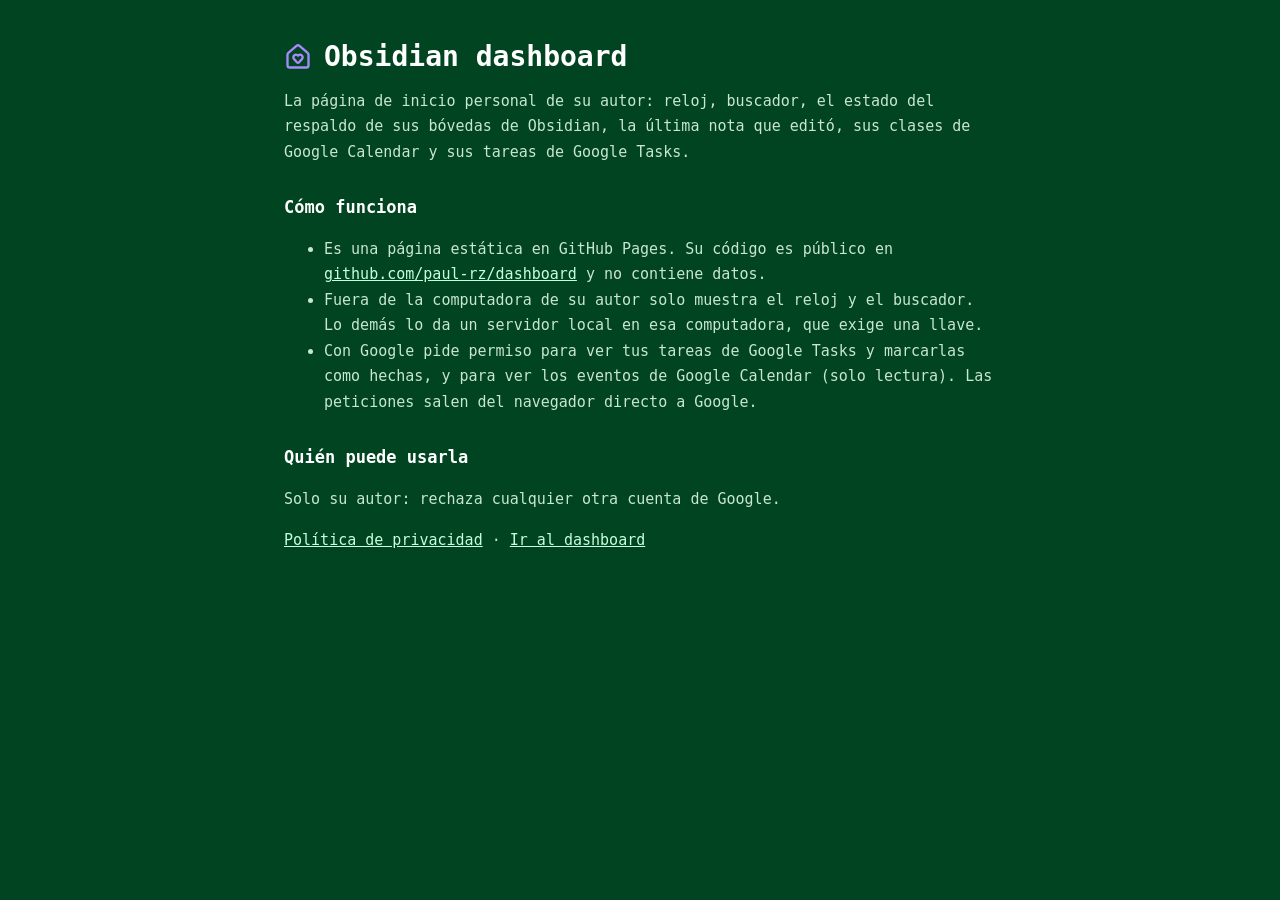
<file: acerca.html>
<!doctype html>
<html lang="es">
<head>
<meta charset="utf-8">
<meta name="viewport" content="width=device-width,initial-scale=1">
<meta http-equiv="Content-Security-Policy" content="default-src 'none'; style-src 'self' https://fonts.googleapis.com; font-src https://fonts.gstatic.com; img-src 'self'; base-uri 'none'">
<meta name="referrer" content="no-referrer">
<title>Obsidian dashboard</title>
<link rel="icon" href="favicon.svg?v=39acfc6c32" type="image/svg+xml">
<link rel="stylesheet" href="https://fonts.googleapis.com/css2?family=Atkinson+Hyperlegible+Mono:wght@400;500;600;700&display=swap">
<link rel="stylesheet" href="estilo.css?v=fdbf1d5c1c">
</head>
<body>
<main class="texto">
  <h1><img src="favicon.svg?v=39acfc6c32" alt="">Obsidian dashboard</h1>
  <p>La página de inicio personal de su autor: reloj, buscador, el estado del respaldo de sus bóvedas de
  Obsidian, la última nota que editó, sus clases de Google Calendar y sus tareas de Google Tasks.</p>

  <h2>Cómo funciona</h2>
  <ul>
    <li>Es una página estática en GitHub Pages. Su código es público en
      <a href="https://github.com/paul-rz/dashboard">github.com/paul-rz/dashboard</a> y no contiene datos.</li>
    <li>Fuera de la computadora de su autor solo muestra el reloj y el buscador. Lo demás lo da un servidor
      local en esa computadora, que exige una llave.</li>
    <li>Con Google pide permiso para ver tus tareas de Google Tasks y marcarlas como hechas, y para ver los
      eventos de Google Calendar (solo lectura). Las peticiones salen del navegador directo a Google.</li>
  </ul>

  <h2>Quién puede usarla</h2>
  <p>Solo su autor: rechaza cualquier otra cuenta de Google.</p>

  <p><a href="privacidad.html">Política de privacidad</a> · <a href="./">Ir al dashboard</a></p>
</main>
</body>
</html>
</file>
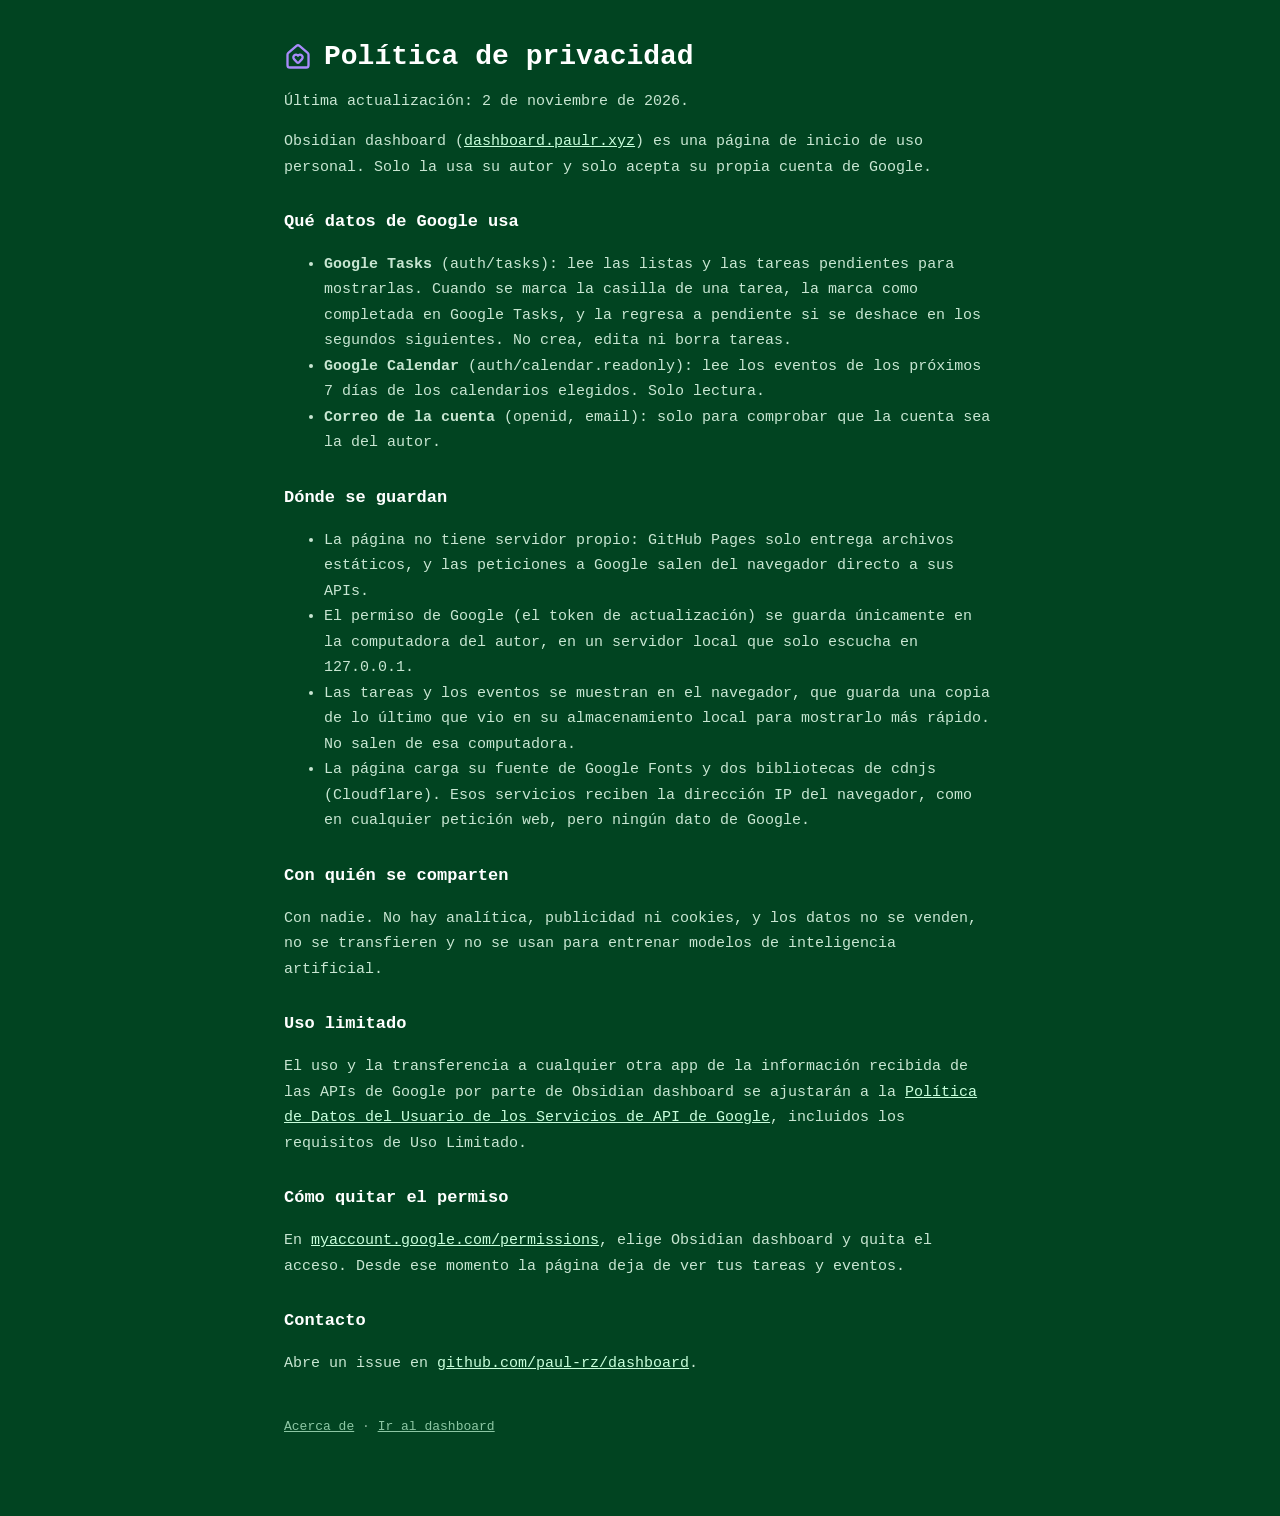
<file: privacidad.html>
<!doctype html>
<html lang="es">
<head>
<meta charset="utf-8">
<meta name="viewport" content="width=device-width,initial-scale=1">
<meta http-equiv="Content-Security-Policy" content="default-src 'none'; style-src 'self' https://fonts.googleapis.com; font-src https://fonts.gstatic.com; img-src 'self'; base-uri 'none'">
<meta name="referrer" content="no-referrer">
<title>Privacidad · Obsidian dashboard</title>
<link rel="icon" href="favicon.svg?v=39acfc6c32" type="image/svg+xml">
<link rel="stylesheet" href="https://fonts.googleapis.com/css2?family=Atkinson+Hyperlegible+Mono:wght@400;500;600;700&display=swap">
<link rel="stylesheet" href="estilo.css?v=fdbf1d5c1c">
</head>
<body>
<main class="texto">
  <h1><img src="favicon.svg?v=39acfc6c32" alt="">Política de privacidad</h1>
  <p>Última actualización: 2 de noviembre de 2026.</p>
  <p>Obsidian dashboard (<a href="https://dashboard.paulr.xyz">dashboard.paulr.xyz</a>) es una página de inicio
  de uso personal. Solo la usa su autor y solo acepta su propia cuenta de Google.</p>

  <h2>Qué datos de Google usa</h2>
  <ul>
    <li><b>Google Tasks</b> (<code>auth/tasks</code>): lee las listas y las tareas pendientes para mostrarlas.
      Cuando se marca la casilla de una tarea, la marca como completada en Google Tasks, y la regresa a
      pendiente si se deshace en los segundos siguientes. No crea, edita ni borra tareas.</li>
    <li><b>Google Calendar</b> (<code>auth/calendar.readonly</code>): lee los eventos de los próximos 7 días de
      los calendarios elegidos. Solo lectura.</li>
    <li><b>Correo de la cuenta</b> (<code>openid</code>, <code>email</code>): solo para comprobar que la cuenta
      sea la del autor.</li>
  </ul>

  <h2>Dónde se guardan</h2>
  <ul>
    <li>La página no tiene servidor propio: GitHub Pages solo entrega archivos estáticos, y las peticiones a
      Google salen del navegador directo a sus APIs.</li>
    <li>El permiso de Google (el token de actualización) se guarda únicamente en la computadora del autor,
      en un servidor local que solo escucha en 127.0.0.1.</li>
    <li>Las tareas y los eventos se muestran en el navegador, que guarda una copia de lo último que vio en
      su almacenamiento local para mostrarlo más rápido. No salen de esa computadora.</li>
    <li>La página carga su fuente de Google Fonts y dos bibliotecas de cdnjs (Cloudflare). Esos servicios
      reciben la dirección IP del navegador, como en cualquier petición web, pero ningún dato de Google.</li>
  </ul>

  <h2>Con quién se comparten</h2>
  <p>Con nadie. No hay analítica, publicidad ni cookies, y los datos no se venden, no se transfieren y no se
  usan para entrenar modelos de inteligencia artificial.</p>

  <h2>Uso limitado</h2>
  <p>El uso y la transferencia a cualquier otra app de la información recibida de las APIs de Google por parte
  de Obsidian dashboard se ajustarán a la
  <a href="https://developers.google.com/terms/api-services-user-data-policy">Política de Datos del Usuario de
  los Servicios de API de Google</a>, incluidos los requisitos de Uso Limitado.</p>

  <h2>Cómo quitar el permiso</h2>
  <p>En <a href="https://myaccount.google.com/permissions">myaccount.google.com/permissions</a>, elige Obsidian
  dashboard y quita el acceso. Desde ese momento la página deja de ver tus tareas y eventos.</p>

  <h2>Contacto</h2>
  <p>Abre un issue en <a href="https://github.com/paul-rz/dashboard/issues">github.com/paul-rz/dashboard</a>.</p>

  <p class="pie"><a href="acerca.html">Acerca de</a> · <a href="./">Ir al dashboard</a></p>
</main>
</body>
</html>
</file>
<file: estilo.css>
/* Atkinson Hyperlegible Mono está instalada en ~/Library/Fonts; Medium y SemiBold
   vienen como familias aparte, así que se juntan aquí por nombre PostScript.
   Donde no esté instalada (o Brave no deje usarla), sale de Google Fonts. */
@font-face{font-family:AHM;src:local("AtkinsonHyperlegibleMono-Regular");font-weight:400}
@font-face{font-family:AHM;src:local("AtkinsonHyperlegibleMono-Medium");font-weight:500}
@font-face{font-family:AHM;src:local("AtkinsonHyperlegibleMono-SemiBold");font-weight:600}
@font-face{font-family:AHM;src:local("AtkinsonHyperlegibleMono-Bold");font-weight:700}

/* Colores de github.com/paul-rz/chrome-themes (Forest Green por defecto;
   app.js los cambia según TEMA). */
:root{
  --bg:#014421; --card:#01361a; --campo:#013017;
  --tx:#ffffff; --mut:#c8e6d2; --ac:#c8ffdc; --line:rgba(255,255,255,.16);
  --verde:#3ee27f; --ambar:#ffc94d; --rojo:#ff7a6b; --apagada:rgba(255,255,255,.22);
  /* tarjetas de Google: azul para el calendario, índigo para las tareas (fondo, franja, borde, acento) */
  --cal-fondo:#0b2e3f; --cal-cab:#114560; --cal-borde:#2b7395; --cal-ac:#9bd8ff;
  --tar-fondo:#211a3a; --tar-cab:#2f2658; --tar-borde:#5f4ba8; --tar-ac:#cbbcff;
}
*{box-sizing:border-box}
body{margin:0;min-height:100vh;background:var(--bg);color:var(--tx);font:16px/1.55 AHM,"Atkinson Hyperlegible Mono",ui-monospace,Menlo,monospace}
.pagina{display:grid;grid-template-columns:290px minmax(0,820px) 290px;grid-template-areas:"izq main der";justify-content:center;align-items:start;gap:28px;padding:24px}
.izq{grid-area:izq} main{grid-area:main;min-width:0} .der{grid-area:der}
.lado{display:flex;flex-direction:column;gap:16px;min-width:0}
/* mediana: las dos columnas de los lados se apilan a la izquierda; chica: todo en una columna */
@media (max-width:1520px){.pagina{grid-template-columns:290px minmax(0,1fr);grid-template-areas:"izq main" "der main";grid-template-rows:auto 1fr;gap:16px 24px;padding:16px}}
@media (max-width:900px){.pagina{grid-template-columns:minmax(0,1fr);grid-template-areas:"izq" "main" "der";grid-template-rows:none}}
/* sin la llave de la Mac (llave.js pone la clase): solo el reloj y el buscador */
html:not(.llave) .lado{display:none}
html:not(.llave) .pagina{grid-template-columns:minmax(0,820px);grid-template-areas:"main";grid-template-rows:none}

/* respaldo: el vault y sus dos luces */
.luces,.tarjeta{font-size:13px;color:var(--mut);background:var(--card);border:1px solid var(--line);border-radius:10px;padding:10px 14px}
.vault{display:flex;align-items:center;gap:8px;color:var(--tx);font-weight:600;margin-bottom:8px;overflow-wrap:anywhere}
.obs{width:16px;height:16px;flex:none}
.sync{width:16px;height:16px;justify-self:center;color:var(--verde)}
/* las filas comparten una rejilla de tres columnas: luz (o sync), ícono, hora alineada */
.tabla{display:grid;grid-template-columns:16px 18px minmax(0,1fr);column-gap:8px;row-gap:5px;align-items:center;white-space:nowrap}
.fila{display:contents}
.ico{width:18px;height:18px;display:block;color:var(--tx)}
.ico svg{width:100%;height:100%;display:block}
.luz{width:8px;height:8px;justify-self:center;border-radius:50%;background:var(--apagada)}
.on .luz{background:var(--verde);box-shadow:0 0 6px var(--verde)}
.warn .luz{background:var(--ambar);box-shadow:0 0 6px var(--ambar)}
.crit .luz{background:var(--rojo);box-shadow:0 0 6px var(--rojo)}
.fila time{padding-left:10px;font-variant-numeric:tabular-nums;opacity:.75;min-width:0;overflow:hidden;text-overflow:ellipsis}
.warn time{color:var(--ambar);opacity:1} .crit time{color:var(--rojo);opacity:1}

.cabecera{display:flex;flex-wrap:wrap;align-items:baseline;column-gap:20px;row-gap:4px;margin-bottom:16px}
.hora{font-size:clamp(44px,8vw,64px);font-weight:700;letter-spacing:-.02em;line-height:1;font-variant-numeric:tabular-nums}
.fecha{color:var(--mut);font-size:17px;font-weight:500}
.fecha::first-letter{text-transform:uppercase}
form{margin-bottom:16px}
input{width:100%;padding:14px 18px;font:inherit;color:var(--tx);background:var(--campo);border:1px solid var(--line);border-radius:12px;outline:none}
input::placeholder{color:var(--mut);opacity:.75}
input:focus{border-color:var(--ac)}
.log{margin-left:auto;padding-left:10px;color:var(--mut);opacity:.55;display:flex}
.log svg{width:15px;height:15px}
.log:hover,.log:focus-visible{opacity:1;outline:none}

/* clases (Google Calendar) y tareas (Google Tasks): un punto más grandes que el respaldo y en blanco, para leerse de lejos */
.tarjeta{font-size:14px;color:var(--tx)}
#clases{background:var(--cal-fondo);border-color:var(--cal-borde)}
#tareas{background:var(--tar-fondo);border-color:var(--tar-borde)}
.tit{display:flex;align-items:center;gap:8px;color:var(--tx);font-weight:600;margin-bottom:8px}
/* el encabezado de cada tarjeta es una franja de su color */
#clases .tit,#tareas .tit{margin:-10px -14px 10px;padding:9px 14px;border-radius:9px 9px 0 0}
#clases .tit{background:var(--cal-cab);border-bottom:1px solid var(--cal-borde)}
#tareas .tit{background:var(--tar-cab);border-bottom:1px solid var(--tar-borde)}
.tit svg{width:16px;height:16px;flex:none}
.tit .cuenta{margin-left:auto;color:var(--tar-ac);font-weight:600}
.aviso{font-size:12.5px;line-height:1.5}
.pie-mini{margin-top:8px;font-size:11.5px;color:var(--mut)}
/* cada clase con su color (app.js reparte c0…c7 por nombre): barra gruesa, fila teñida y la hora
   en una píldora del color con texto oscuro; la que está en curso brilla en verde */
.clase{--c:var(--cal-borde);display:grid;grid-template-columns:max-content minmax(0,1fr);column-gap:8px;align-items:baseline;margin:6px 0;padding:6px;border-left:6px solid var(--c);border-radius:6px;background:color-mix(in srgb,var(--c) 28%,var(--cal-fondo))}
.c0{--c:#ff6b6b} .c1{--c:#ffc53d} .c2{--c:#4ade80} .c3{--c:#a78bfa}
.c4{--c:#f472b6} .c5{--c:#fb923c} .c6{--c:#22d3ee} .c7{--c:#bef264}
.clase.ahora{box-shadow:0 0 0 2px var(--verde),0 0 12px var(--verde)}
.clase.paso{opacity:.55}
.clase time{font-variant-numeric:tabular-nums;font-size:13px;font-weight:700;color:#0a1a22;background:var(--c);border-radius:4px;padding:1px 5px}
.clase b{color:var(--tx);font-weight:600;overflow-wrap:break-word}
.clase small{display:block;font-size:12.5px;font-weight:500;color:rgba(255,255,255,.82)}
.tareas{max-height:calc(100vh - 120px);overflow-y:auto}
/* cada lista de tareas, separada por una línea */
.lista{margin:10px 0 2px;padding-top:8px;border-top:1px solid var(--tar-borde);font-size:12px;letter-spacing:.06em;text-transform:uppercase;color:var(--tar-ac);font-weight:700}
.lista:first-child{margin-top:0;padding-top:0;border-top:0}
.tarea{display:grid;grid-template-columns:16px minmax(0,1fr) auto;column-gap:8px;align-items:baseline;padding:4px 0}
.tarea.sub{padding-left:14px}
.circ{width:12px;height:12px;padding:0;background:none;border:2px solid var(--tx);border-radius:50%;justify-self:center;align-self:center;position:relative;cursor:pointer}
.circ::after{content:"";position:absolute;inset:-7px}   /* el clic vale un poco alrededor del círculo */
.circ:hover,.circ:focus-visible{border-color:var(--ac);outline:none}
.circ:disabled{cursor:default}
.tarea span{color:var(--tx);font-weight:500;overflow-wrap:anywhere}
.tarea.hecha .circ{background:var(--verde);border-color:var(--verde);box-shadow:0 0 6px var(--verde)}
.tarea.hecha span{text-decoration:line-through;opacity:.55}
.conectar{margin-top:8px;font:inherit;font-size:13px;color:var(--ac);background:none;border:1px solid var(--line);border-radius:999px;padding:4px 10px;cursor:pointer}
.conectar:hover,.conectar:focus-visible{border-color:var(--ac);outline:none}
.pie-mini .conectar{margin:0 0 0 6px;font-size:11.5px;padding:2px 8px}
.tarea time{font-size:12.5px;white-space:nowrap;color:var(--ac);font-weight:600}
.tarea time.hoy{color:var(--ambar)} .tarea time.tarde{color:var(--rojo)}

/* última nota editada */
.nota{margin-top:16px;background:var(--card);border:1px solid var(--line);border-radius:12px;overflow:hidden}
.nota-cab{display:flex;align-items:center;justify-content:space-between;gap:12px;padding:12px 16px;border-bottom:1px solid var(--line)}
.nota-tit{font-weight:700;overflow-wrap:anywhere}
.nota-ruta{font-size:12.5px;color:var(--mut);overflow-wrap:anywhere}
.nota-cab a{flex:none;font-size:13px;color:var(--ac);text-decoration:none;border:1px solid var(--line);border-radius:999px;padding:4px 10px}
.nota-cab a:hover,.nota-cab a:focus-visible{border-color:var(--ac);outline:none}
/* la nota llena lo que queda de la ventana: arriba hay unos 290 px de reloj, buscador y encabezados */
.nota-cuerpo{padding:4px 18px 14px;max-height:max(240px,calc(100vh - 290px));overflow-y:auto;font-size:14.5px;line-height:1.65;overflow-wrap:anywhere}
.nota-cuerpo h1,.nota-cuerpo h2,.nota-cuerpo h3,.nota-cuerpo h4{line-height:1.25;margin:18px 0 8px}
.nota-cuerpo h1{font-size:20px} .nota-cuerpo h2{font-size:17px} .nota-cuerpo h3,.nota-cuerpo h4{font-size:15px}
.nota-cuerpo p,.nota-cuerpo ul,.nota-cuerpo ol{margin:8px 0}
.nota-cuerpo a,.nota-cuerpo .wl{color:var(--ac)}
.nota-cuerpo code{background:var(--campo);border-radius:4px;padding:1px 5px;font-size:.92em}
.nota-cuerpo pre{background:var(--campo);border-radius:8px;padding:10px 12px;white-space:pre-wrap}
.nota-cuerpo pre code{background:none;padding:0}
.nota-cuerpo blockquote{margin:8px 0;padding-left:12px;border-left:3px solid var(--line);color:var(--mut)}
.nota-cuerpo table{display:block;max-width:100%;overflow-x:auto;border-collapse:collapse}
.nota-cuerpo th,.nota-cuerpo td{border:1px solid var(--line);padding:4px 8px}
.nota-cuerpo hr{border:0;border-top:1px solid var(--line)}
.nota-cuerpo mark{background:var(--ambar);color:#1c1c1c;border-radius:3px;padding:0 2px}
.nota-cuerpo .emb{font-size:12.5px;color:var(--mut);border:1px dashed var(--line);border-radius:6px;padding:1px 6px}
.nota-pie{padding:8px 16px;font-size:12.5px;color:var(--mut);border-top:1px solid var(--line)}

/* acerca.html y privacidad.html */
.texto{max-width:760px;margin:0 auto;padding:40px 24px 64px;font-size:15px;line-height:1.7}
.texto h1{display:flex;align-items:center;gap:12px;font-size:28px;line-height:1.2;margin:0 0 8px}
.texto h1 img{width:28px;height:28px}
.texto h2{font-size:17px;margin:28px 0 6px}
.texto p,.texto li{color:var(--mut)}
.texto a{color:var(--ac)}
.texto .pie{margin-top:40px;font-size:13px;opacity:.7}
</file>
